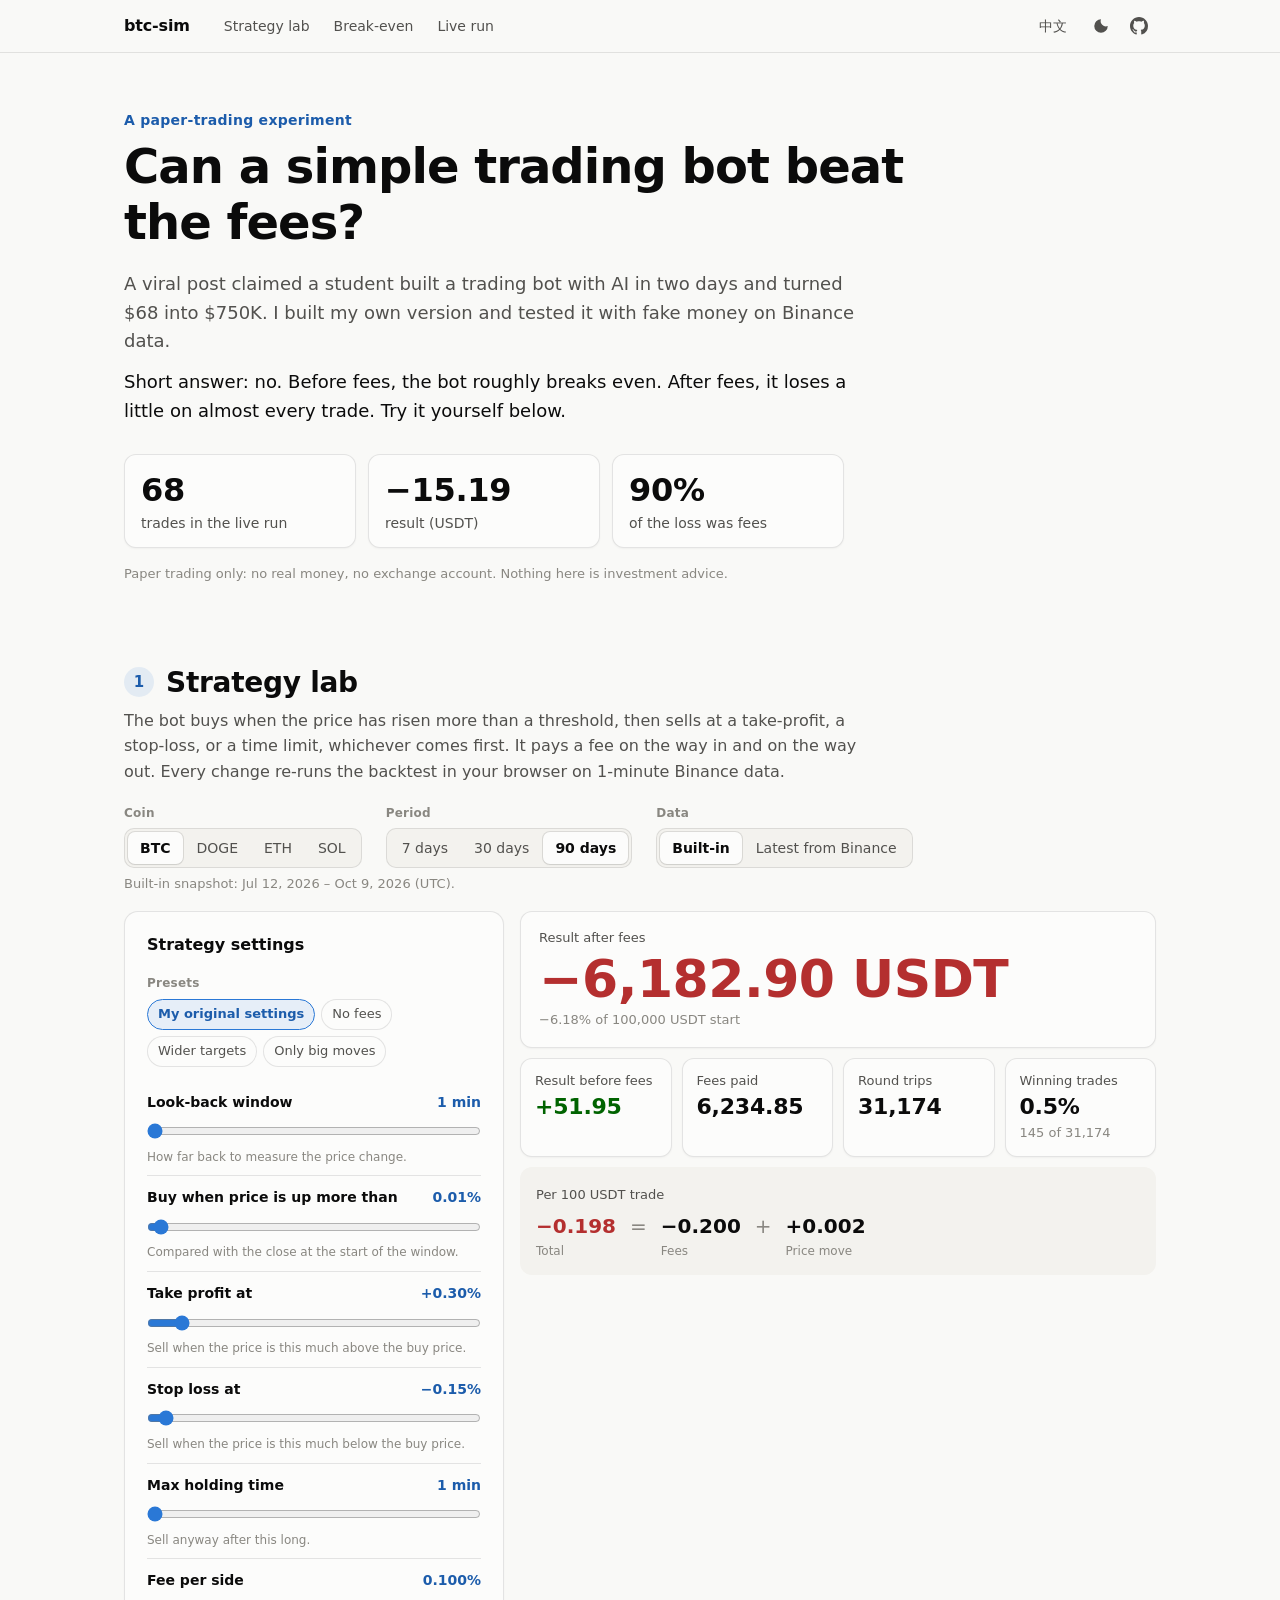
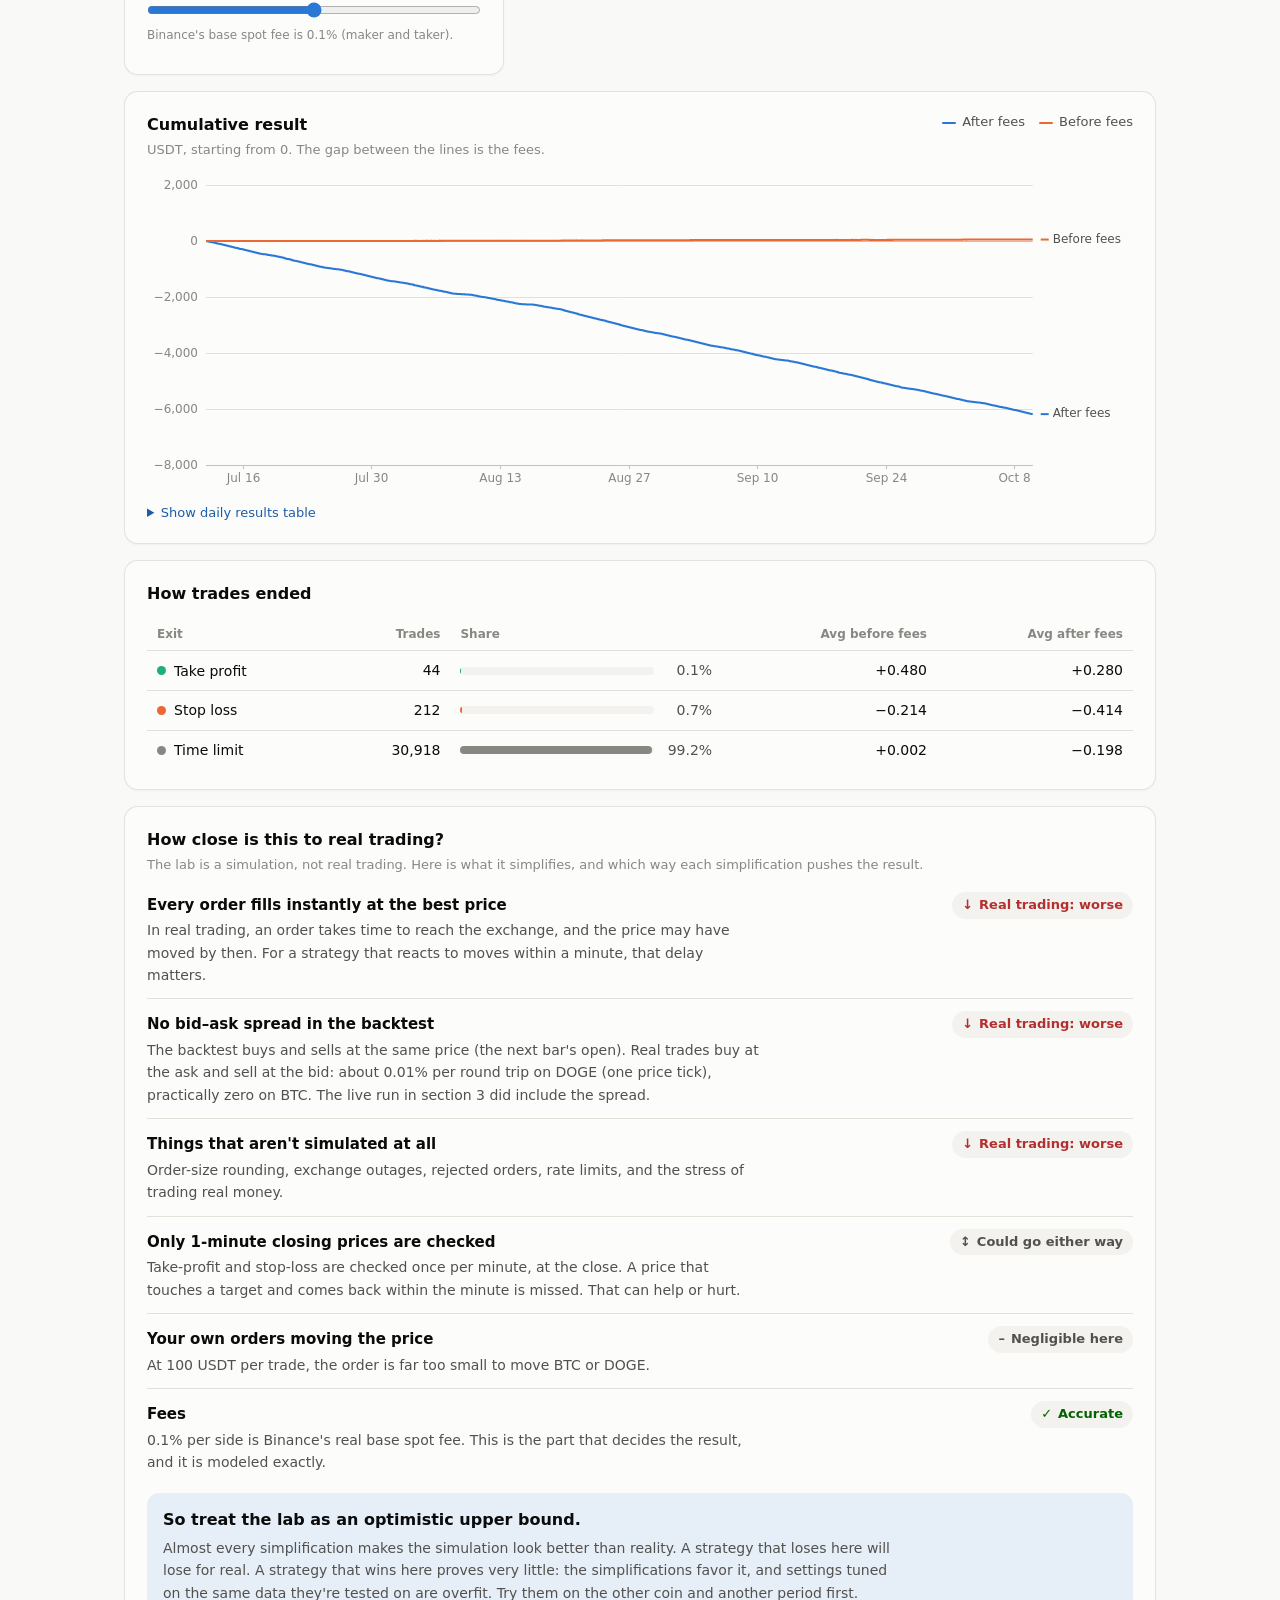
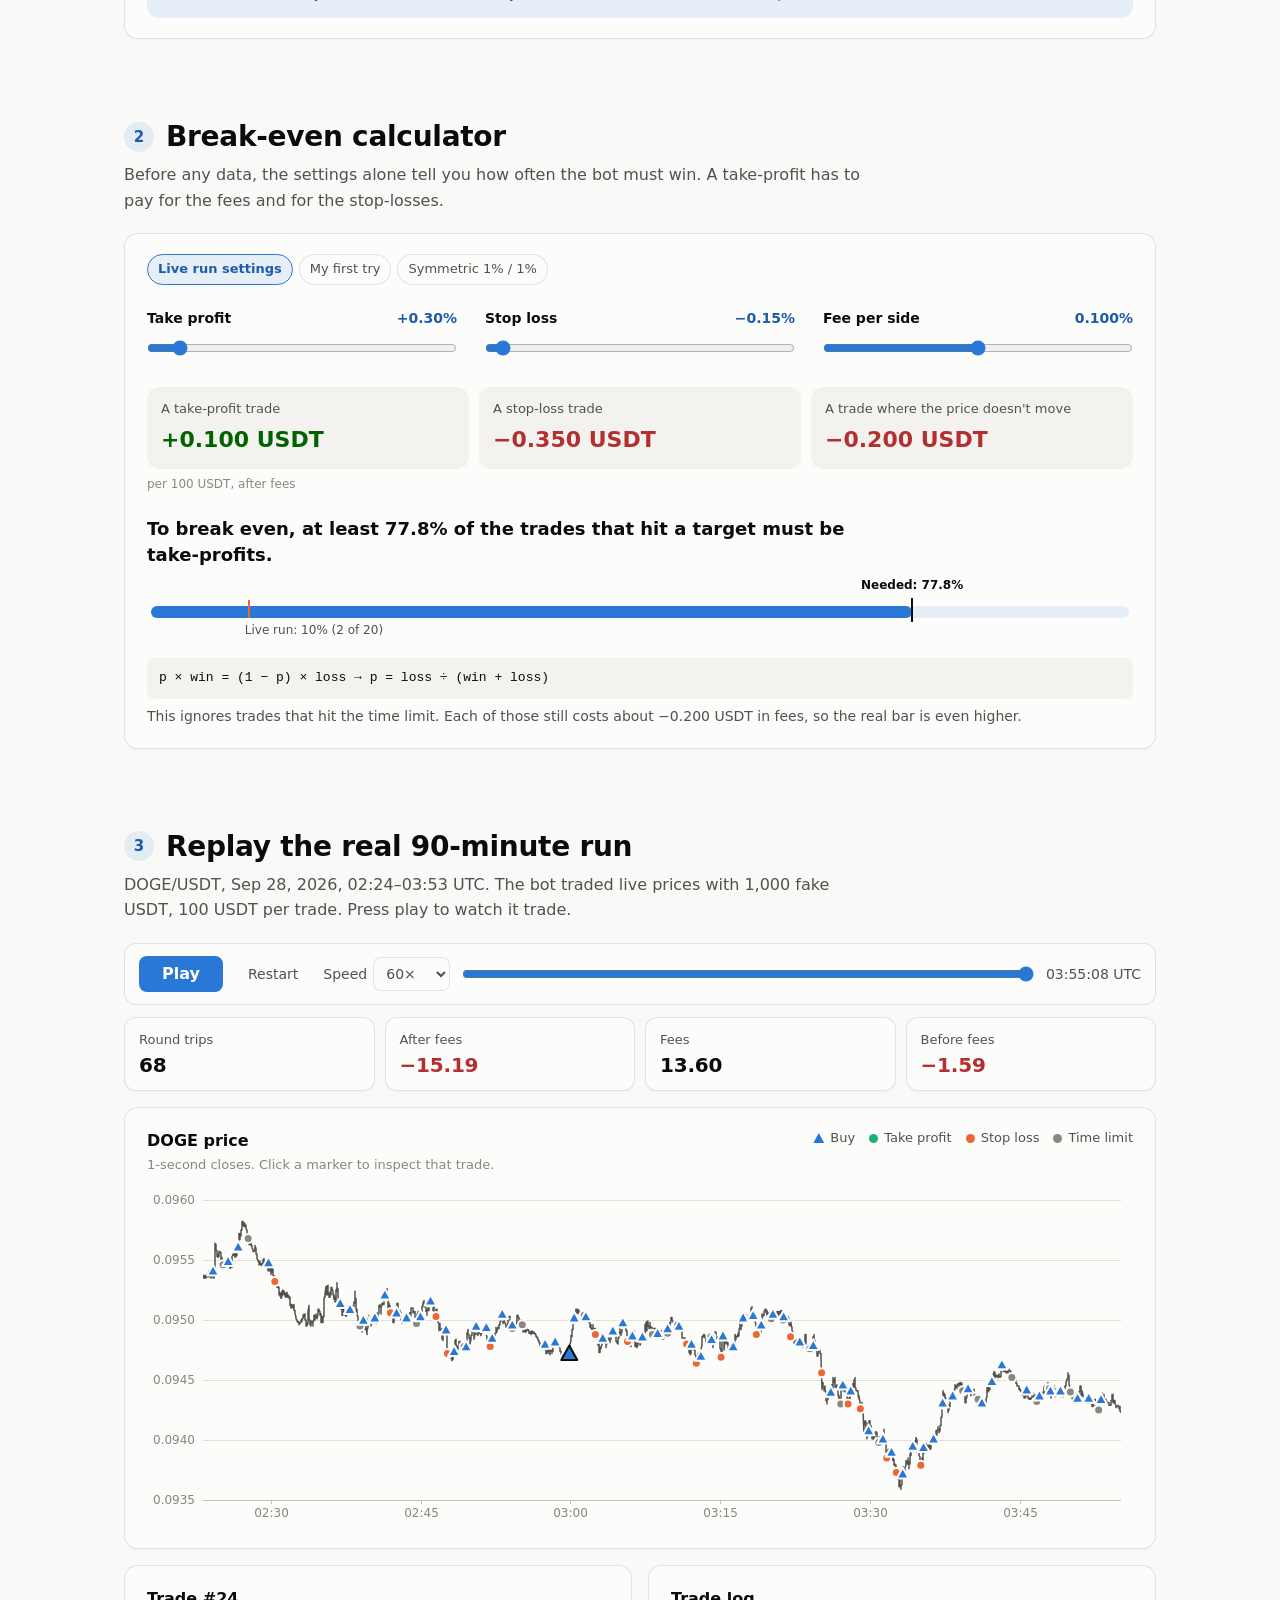
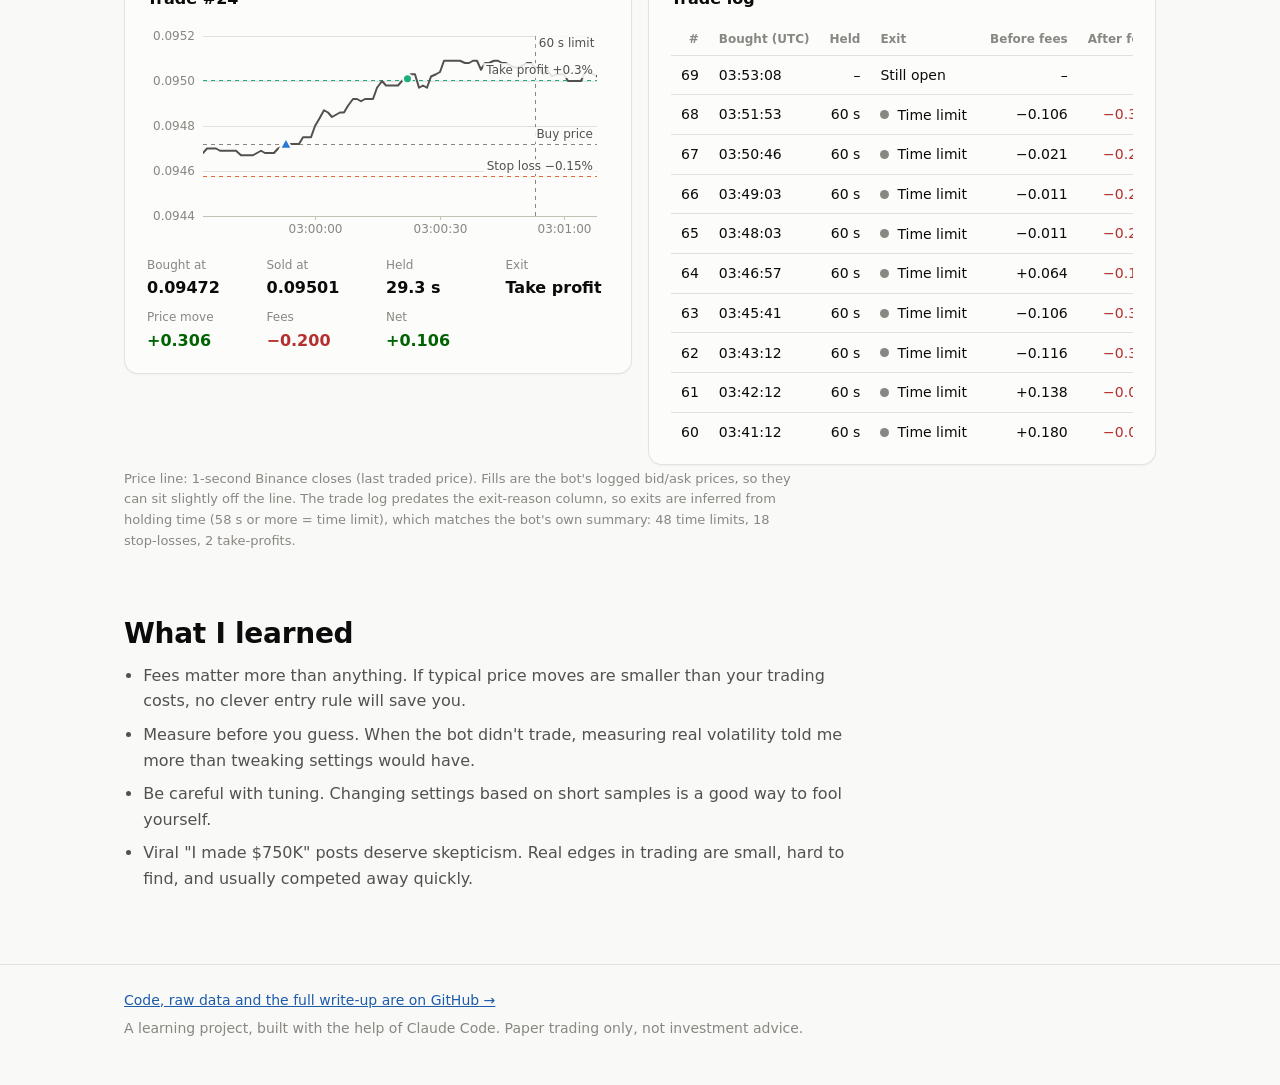
<file: docs/index.html>
<!doctype html>
<html lang="en">
<head>
  <meta charset="utf-8">
  <meta name="viewport" content="width=device-width, initial-scale=1">
  <title>btc-sim · Can a trading bot beat the fees?</title>
  <meta name="description" content="A paper-trading experiment: can a simple high-frequency trading bot make money after fees? Change the settings and backtest it in your browser.">
  <link rel="canonical" href="https://greatgoldaxe.github.io/btc-sim/">
  <!-- 分享到社交平台时的预览卡片；图片由 tools/og_card.html 生成 -->
  <meta property="og:type" content="website">
  <meta property="og:site_name" content="btc-sim">
  <meta property="og:url" content="https://greatgoldaxe.github.io/btc-sim/">
  <meta property="og:title" content="Can a simple trading bot beat the fees?">
  <meta property="og:description" content="Inspired by a viral '$68 → $750K' post, I built a simple trading bot and tested it with fake money on Binance data. Before fees it breaks even; after fees it loses on almost every trade. Change the settings and try it yourself. English / 中文">
  <meta property="og:image" content="https://greatgoldaxe.github.io/btc-sim/og.png">
  <meta property="og:image:width" content="1200">
  <meta property="og:image:height" content="630">
  <meta property="og:image:alt" content="Chart: over 90 days and 31,174 BTC trades, the bot made +52 USDT before fees and lost 6,183 USDT after fees.">
  <meta property="og:locale" content="en_US">
  <meta property="og:locale:alternate" content="zh_CN">
  <meta name="twitter:card" content="summary_large_image">
  <meta name="twitter:title" content="Can a simple trading bot beat the fees?">
  <meta name="twitter:description" content="Before fees it breaks even; after fees it loses on almost every trade. Change the settings and try it yourself.">
  <meta name="twitter:image" content="https://greatgoldaxe.github.io/btc-sim/og.png">
  <meta name="twitter:image:alt" content="Chart: over 90 days and 31,174 BTC trades, the bot made +52 USDT before fees and lost 6,183 USDT after fees.">
  <link rel="icon" href="data:image/svg+xml,%3Csvg xmlns='http://www.w3.org/2000/svg' viewBox='0 0 32 32'%3E%3Crect width='32' height='32' rx='7' fill='%232a78d6'/%3E%3Cpath d='M6 11l7 7 5-5 8 9' fill='none' stroke='white' stroke-width='3' stroke-linecap='round' stroke-linejoin='round'/%3E%3C/svg%3E">
  <link rel="stylesheet" href="css/style.css">
  <script>
    // 在首帧之前套用主题，避免闪烁
    try {
      const th = localStorage.getItem("btc-sim-theme");
      if (th === "light" || th === "dark") document.documentElement.dataset.theme = th;
    } catch {}
  </script>
  <script type="module" src="js/app.js"></script>
</head>
<body>
  <header class="topbar">
    <div class="wrap topbar-inner">
      <a class="brand" href="#top">btc-sim</a>
      <nav class="topnav" aria-label="Sections">
        <a href="#lab" data-i18n="nav.lab">Strategy lab</a>
        <a href="#breakeven" data-i18n="nav.breakeven">Break-even</a>
        <a href="#replay" data-i18n="nav.replay">Live run</a>
      </nav>
      <div class="topbar-actions">
        <button type="button" class="btn-ghost" id="lang-toggle" data-i18n="nav.lang">中文</button>
        <button type="button" class="btn-ghost btn-icon" id="theme-toggle" data-i18n-aria="nav.theme" aria-label="Toggle dark mode">
          <svg viewBox="0 0 24 24" width="18" height="18" aria-hidden="true"><path d="M12 3a9 9 0 1 0 9 9 7 7 0 0 1-9-9z" fill="currentColor"/></svg>
        </button>
        <a class="btn-ghost btn-icon" href="https://github.com/GreatGoldAxe/btc-sim" aria-label="GitHub">
          <svg viewBox="0 0 16 16" width="18" height="18" aria-hidden="true"><path fill="currentColor" d="M8 0C3.58 0 0 3.58 0 8c0 3.54 2.29 6.53 5.47 7.59.4.07.55-.17.55-.38 0-.19-.01-.82-.01-1.49-2.01.37-2.53-.49-2.69-.94-.09-.23-.48-.94-.82-1.13-.28-.15-.68-.52-.01-.53.63-.01 1.08.58 1.23.82.72 1.21 1.87.87 2.33.66.07-.52.28-.87.51-1.07-1.78-.2-3.64-.89-3.64-3.95 0-.87.31-1.59.82-2.15-.08-.2-.36-1.02.08-2.12 0 0 .67-.21 2.2.82.64-.18 1.32-.27 2-.27.68 0 1.36.09 2 .27 1.53-1.04 2.2-.82 2.2-.82.44 1.1.16 1.92.08 2.12.51.56.82 1.27.82 2.15 0 3.07-1.87 3.75-3.65 3.95.29.25.54.73.54 1.48 0 1.07-.01 1.93-.01 2.2 0 .21.15.46.55.38A8.013 8.013 0 0016 8c0-4.42-3.58-8-8-8z"/></svg>
        </a>
      </div>
    </div>
  </header>

  <main id="top">
    <section class="hero wrap">
      <p class="kicker" data-i18n="hero.kicker">A paper-trading experiment</p>
      <h1 data-i18n="hero.title">Can a simple trading bot beat the fees?</h1>
      <p class="lede" data-i18n="hero.lede"></p>
      <p class="lede lede-strong" data-i18n="hero.answer"></p>
      <div class="hero-stats">
        <div class="hero-stat"><span class="hero-num">68</span><span data-i18n="hero.s1">trades in the live run</span></div>
        <div class="hero-stat"><span class="hero-num">−15.19</span><span data-i18n="hero.s2">result (USDT)</span></div>
        <div class="hero-stat"><span class="hero-num">90%</span><span data-i18n="hero.s3">of the loss was fees</span></div>
      </div>
      <p class="disclaimer" data-i18n="hero.disclaimer"></p>
    </section>

    <!-- 1 参数实验室 -->
    <section class="section wrap" id="lab" aria-labelledby="lab-title">
      <div class="section-head">
        <span class="section-num" data-i18n="lab.num">1</span>
        <h2 id="lab-title" data-i18n="lab.title">Strategy lab</h2>
      </div>
      <p class="section-intro" data-i18n="lab.intro"></p>

      <div class="filters" role="group">
        <div class="field">
          <span class="field-label" data-i18n="lab.coin">Coin</span>
          <div class="seg" id="coin-seg">
            <button type="button" data-v="BTCUSDT">BTC</button>
            <button type="button" data-v="DOGEUSDT">DOGE</button>
            <button type="button" data-v="ETHUSDT">ETH</button>
            <button type="button" data-v="SOLUSDT">SOL</button>
          </div>
        </div>
        <div class="field">
          <span class="field-label" data-i18n="lab.period">Period</span>
          <div class="seg" id="days-seg">
            <button type="button" data-v="7"></button>
            <button type="button" data-v="30"></button>
            <button type="button" data-v="90"></button>
          </div>
        </div>
        <div class="field">
          <span class="field-label" data-i18n="lab.source">Data</span>
          <div class="seg" id="source-seg">
            <button type="button" data-v="snapshot" data-i18n="lab.source.snapshot">Built-in</button>
            <button type="button" data-v="latest" data-i18n="lab.source.latest">Latest from Binance</button>
          </div>
        </div>
      </div>
      <p class="data-note" id="data-note" aria-live="polite"></p>

      <div class="lab-grid">
        <div class="card params">
          <div class="card-head">
            <h3 data-i18n="lab.params">Strategy settings</h3>
          </div>
          <div class="presets">
            <span class="field-label" data-i18n="lab.presets">Presets</span>
            <div class="preset-row" id="presets">
              <button type="button" class="chip" data-preset="original" data-i18n="preset.original"></button>
              <button type="button" class="chip" data-preset="nofee" data-i18n="preset.nofee"></button>
              <button type="button" class="chip" data-preset="wide" data-i18n="preset.wide"></button>
              <button type="button" class="chip" data-preset="picky" data-i18n="preset.picky"></button>
            </div>
          </div>
          <div id="sliders"></div>
        </div>

        <div class="results" id="results">
          <div class="tiles">
            <div class="tile tile-hero">
              <span class="tile-label" data-i18n="res.net">Result after fees</span>
              <span class="tile-value" id="r-net">–</span>
              <span class="tile-sub" id="r-return"></span>
            </div>
            <div class="tile">
              <span class="tile-label" data-i18n="res.before">Result before fees</span>
              <span class="tile-value" id="r-before">–</span>
            </div>
            <div class="tile">
              <span class="tile-label" data-i18n="res.fees">Fees paid</span>
              <span class="tile-value" id="r-fees">–</span>
            </div>
            <div class="tile">
              <span class="tile-label" data-i18n="res.trades">Round trips</span>
              <span class="tile-value" id="r-trades">–</span>
            </div>
            <div class="tile">
              <span class="tile-label" data-i18n="res.winrate">Winning trades</span>
              <span class="tile-value" id="r-winrate">–</span>
              <span class="tile-sub" id="r-wins"></span>
            </div>
          </div>

          <div class="per-trade" id="per-trade">
            <span class="per-trade-label" data-i18n="res.perTrade">Per 100 USDT trade</span>
            <div class="eq">
              <div class="eq-part"><span class="eq-val" id="pt-total">–</span><span class="eq-name" data-i18n="res.eq.total">Total</span></div>
              <span class="eq-op">=</span>
              <div class="eq-part"><span class="eq-val" id="pt-fees">–</span><span class="eq-name" data-i18n="res.eq.fees">Fees</span></div>
              <span class="eq-op">+</span>
              <div class="eq-part"><span class="eq-val" id="pt-price">–</span><span class="eq-name" data-i18n="res.eq.price">Price move</span></div>
            </div>
          </div>
          <p class="notice" id="no-trades" hidden data-i18n="res.noTrades"></p>
        </div>
      </div>

      <div class="card chart-card">
        <div class="card-head">
          <div>
            <h3 data-i18n="chart.pnl">Cumulative result</h3>
            <p class="card-sub" data-i18n="chart.pnl.sub"></p>
          </div>
          <div class="legend" id="pnl-legend">
            <span class="legend-item"><span class="key-line" style="--key: var(--series-1)"></span><span data-i18n="series.after">After fees</span></span>
            <span class="legend-item"><span class="key-line" style="--key: var(--series-2)"></span><span data-i18n="series.before">Before fees</span></span>
          </div>
        </div>
        <div id="pnl-chart" class="chart-host"></div>
        <details class="table-details" id="daily-details">
          <summary data-i18n="daily.toggle">Show daily results table</summary>
          <div class="table-scroll">
            <table class="data-table" id="daily-table">
              <thead><tr><th data-i18n="daily.date">Day (UTC)</th><th class="num" data-i18n="res.trades">Round trips</th><th class="num" data-i18n="daily.before">Before fees</th><th class="num" data-i18n="daily.after">After fees</th></tr></thead>
              <tbody></tbody>
            </table>
          </div>
        </details>
      </div>

      <div class="card">
        <div class="card-head"><h3 data-i18n="exits.title">How trades ended</h3></div>
        <div class="table-scroll">
          <table class="data-table" id="exit-table">
            <thead>
              <tr>
                <th data-i18n="exits.reason">Exit</th>
                <th class="num" data-i18n="exits.count">Trades</th>
                <th data-i18n="exits.share">Share</th>
                <th class="num" data-i18n="exits.avgBefore">Avg before fees</th>
                <th class="num" data-i18n="exits.avgAfter">Avg after fees</th>
              </tr>
            </thead>
            <tbody></tbody>
          </table>
        </div>
      </div>
      <div class="card real-card" id="real">
        <div class="card-head">
          <div>
            <h3 data-i18n="real.title">How close is this to real trading?</h3>
            <p class="card-sub" data-i18n="real.intro"></p>
          </div>
        </div>
        <ul class="real-list">
          <li><div><strong data-i18n="real.fill.t"></strong><p data-i18n="real.fill.d"></p></div><span class="dir dir-worse"><span aria-hidden="true">↓</span> <span data-i18n="real.worse"></span></span></li>
          <li><div><strong data-i18n="real.spread.t"></strong><p data-i18n="real.spread.d"></p></div><span class="dir dir-worse"><span aria-hidden="true">↓</span> <span data-i18n="real.worse"></span></span></li>
          <li><div><strong data-i18n="real.other.t"></strong><p data-i18n="real.other.d"></p></div><span class="dir dir-worse"><span aria-hidden="true">↓</span> <span data-i18n="real.worse"></span></span></li>
          <li><div><strong data-i18n="real.bars.t"></strong><p data-i18n="real.bars.d"></p></div><span class="dir"><span aria-hidden="true">↕</span> <span data-i18n="real.either"></span></span></li>
          <li><div><strong data-i18n="real.impact.t"></strong><p data-i18n="real.impact.d"></p></div><span class="dir"><span aria-hidden="true">–</span> <span data-i18n="real.negligible"></span></span></li>
          <li><div><strong data-i18n="real.fee.t"></strong><p data-i18n="real.fee.d"></p></div><span class="dir dir-ok"><span aria-hidden="true">✓</span> <span data-i18n="real.accurate"></span></span></li>
        </ul>
        <div class="real-verdict">
          <strong data-i18n="real.verdict.t"></strong>
          <p data-i18n="real.verdict.d"></p>
        </div>
      </div>
    </section>

    <!-- 2 保本计算器 -->
    <section class="section wrap" id="breakeven" aria-labelledby="be-title">
      <div class="section-head">
        <span class="section-num" data-i18n="be.num">2</span>
        <h2 id="be-title" data-i18n="be.title">Break-even calculator</h2>
      </div>
      <p class="section-intro" data-i18n="be.intro"></p>

      <div class="card be-card">
        <div class="preset-row" id="be-presets">
          <button type="button" class="chip" data-be="live" data-i18n="be.preset.live"></button>
          <button type="button" class="chip" data-be="first" data-i18n="be.preset.first"></button>
          <button type="button" class="chip" data-be="sym" data-i18n="be.preset.sym"></button>
        </div>
        <div class="be-inputs" id="be-inputs"></div>

        <div class="be-outcomes">
          <div class="be-out"><span class="be-out-label" data-i18n="be.win">A take-profit trade</span><span class="be-out-val" id="be-win">–</span></div>
          <div class="be-out"><span class="be-out-label" data-i18n="be.loss">A stop-loss trade</span><span class="be-out-val" id="be-loss">–</span></div>
          <div class="be-out"><span class="be-out-label" data-i18n="be.flat">A trade where the price doesn't move</span><span class="be-out-val" id="be-flat">–</span></div>
        </div>
        <p class="be-per" data-i18n="be.per">per 100 USDT, after fees</p>

        <p class="be-verdict" id="be-verdict" aria-live="polite"></p>
        <div class="meter" id="be-meter" aria-hidden="true">
          <div class="meter-track"><div class="meter-fill" id="be-fill"></div></div>
          <div class="meter-mark meter-need" id="be-mark-need"><span></span></div>
          <div class="meter-mark meter-live" id="be-mark-live"><span></span></div>
          <div class="meter-scale"><span>0%</span><span>50%</span><span>100%</span></div>
        </div>
        <p class="be-formula" data-i18n="be.formula"></p>
        <p class="be-note" id="be-note"></p>
      </div>
    </section>

    <!-- 3 实盘回放 -->
    <section class="section wrap" id="replay" aria-labelledby="rp-title">
      <div class="section-head">
        <span class="section-num" data-i18n="rp.num">3</span>
        <h2 id="rp-title" data-i18n="rp.title">Replay the real 90-minute run</h2>
      </div>
      <p class="section-intro" data-i18n="rp.intro"></p>

      <div class="player" id="player">
        <button type="button" class="btn-primary" id="rp-play"><span data-i18n="rp.play">Play</span></button>
        <button type="button" class="btn-ghost" id="rp-restart" data-i18n="rp.restart">Restart</button>
        <label class="speed"><span data-i18n="rp.speed">Speed</span>
          <select id="rp-speed">
            <option value="30">30×</option>
            <option value="60" selected>60×</option>
            <option value="150">150×</option>
            <option value="300">300×</option>
          </select>
        </label>
        <input type="range" id="rp-scrub" min="0" max="1000" value="1000" aria-label="Position">
        <span class="rp-clock" id="rp-clock">–</span>
      </div>

      <div class="tiles tiles-compact">
        <div class="tile"><span class="tile-label" data-i18n="rp.trades">Round trips</span><span class="tile-value" id="rp-trades">–</span></div>
        <div class="tile"><span class="tile-label" data-i18n="rp.net">After fees</span><span class="tile-value" id="rp-net">–</span></div>
        <div class="tile"><span class="tile-label" data-i18n="rp.fees">Fees</span><span class="tile-value" id="rp-fees">–</span></div>
        <div class="tile"><span class="tile-label" data-i18n="rp.before">Before fees</span><span class="tile-value" id="rp-before">–</span></div>
      </div>

      <div class="card chart-card">
        <div class="card-head">
          <div>
            <h3 data-i18n="rp.chart">DOGE price</h3>
            <p class="card-sub" data-i18n="rp.chart.sub"></p>
          </div>
          <div class="legend">
            <span class="legend-item"><span class="key-up" style="--key: var(--series-1)"></span><span data-i18n="reason.buy">Buy</span></span>
            <span class="legend-item"><span class="key-dot" style="--key: var(--series-3)"></span><span data-i18n="reason.take_profit">Take profit</span></span>
            <span class="legend-item"><span class="key-dot" style="--key: var(--series-2)"></span><span data-i18n="reason.stop_loss">Stop loss</span></span>
            <span class="legend-item"><span class="key-dot" style="--key: var(--neutral-mark)"></span><span data-i18n="reason.timeout">Time limit</span></span>
          </div>
        </div>
        <div id="rp-chart" class="chart-host"></div>
      </div>

      <div class="rp-grid">
        <div class="card" id="rp-detail">
          <div class="card-head"><h3 id="rp-detail-title"></h3></div>
          <p class="card-sub" id="rp-detail-none" data-i18n="rp.detail.none"></p>
          <div id="rp-detail-chart" class="chart-host"></div>
          <dl class="detail-list" id="rp-detail-list"></dl>
        </div>
        <div class="card">
          <div class="card-head"><h3 data-i18n="rp.log">Trade log</h3></div>
          <div class="table-scroll log-scroll" id="rp-log-scroll">
            <table class="data-table log-table" id="rp-log">
              <thead>
                <tr>
                  <th class="num" data-i18n="rp.log.n">#</th>
                  <th data-i18n="rp.log.time">Bought (UTC)</th>
                  <th class="num" data-i18n="rp.log.held">Held</th>
                  <th data-i18n="rp.log.exit">Exit</th>
                  <th class="num" data-i18n="rp.log.price">Before fees</th>
                  <th class="num" data-i18n="rp.log.net">After fees</th>
                </tr>
              </thead>
              <tbody></tbody>
            </table>
            <p class="card-sub log-empty" id="rp-log-empty" data-i18n="rp.log.empty"></p>
          </div>
        </div>
      </div>
      <p class="tip-note" data-i18n="rp.note"></p>
    </section>

    <section class="section wrap end">
      <h2 data-i18n="end.title">What I learned</h2>
      <ul class="learned">
        <li data-i18n="end.l1"></li>
        <li data-i18n="end.l2"></li>
        <li data-i18n="end.l3"></li>
        <li data-i18n="end.l4"></li>
      </ul>
    </section>
  </main>

  <footer class="footer">
    <div class="wrap">
      <p><a href="https://github.com/GreatGoldAxe/btc-sim"><span data-i18n="end.code">Code, raw data and the full write-up are on GitHub</span> →</a></p>
      <p class="muted" data-i18n="end.credit"></p>
    </div>
  </footer>
</body>
</html>
</file>
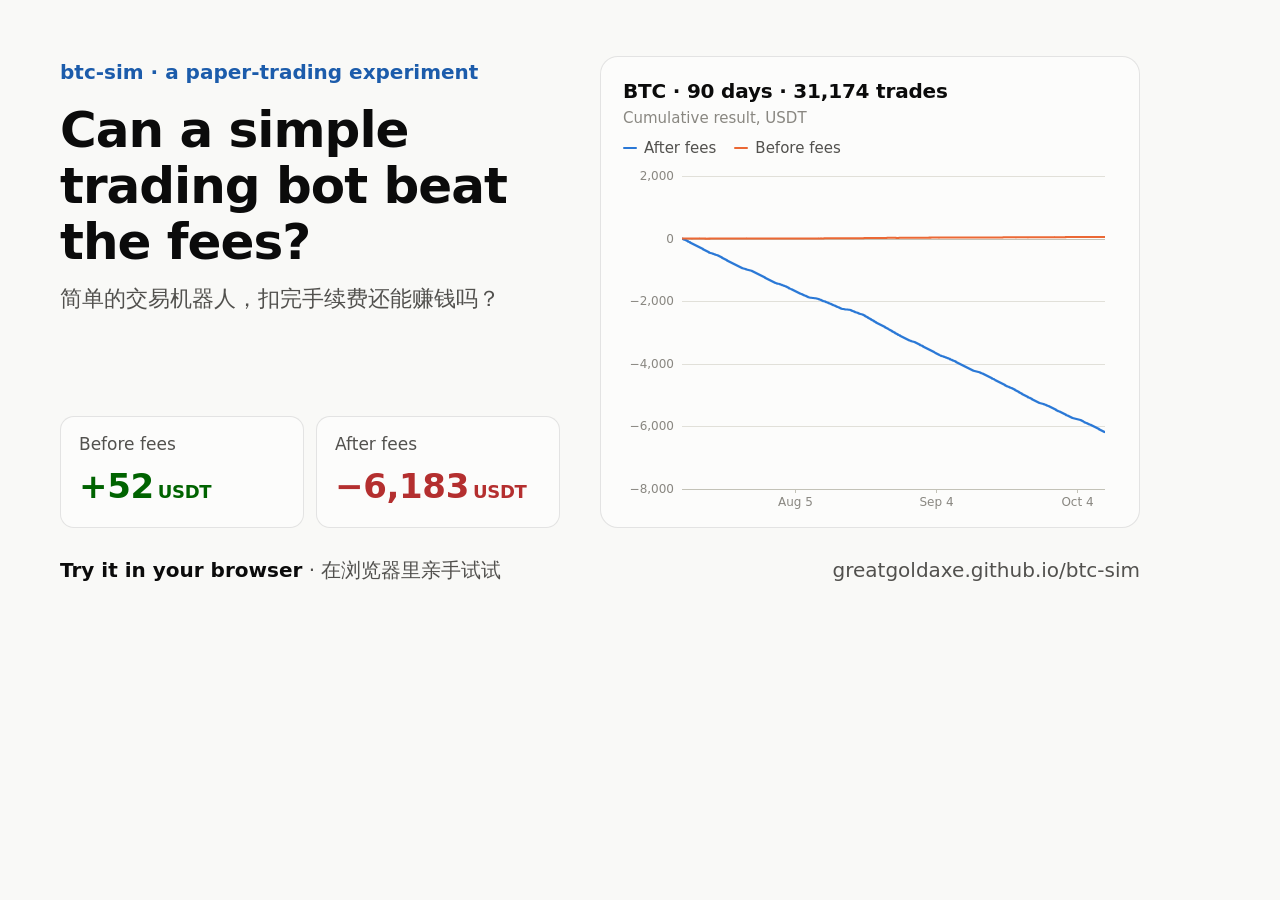
<file: tools/og_card.html>
<!doctype html>
<!--
  docs/og.png（分享到社交平台时的预览图，1200×630）的来源。
  数据和曲线是用网站同一套引擎和内置数据现算的。重建：在仓库根目录
    python -m http.server 8766
  打开 http://127.0.0.1:8766/tools/og_card.html ，等 window.__ready 为 true 后，
  按 1200×630 截图另存为 docs/og.png。
-->
<html lang="en" data-theme="light">
<head>
  <meta charset="utf-8">
  <title>btc-sim social card</title>
  <link rel="stylesheet" href="../docs/css/style.css">
  <style>
    html, body { margin: 0; width: 1200px; height: 630px; overflow: hidden; background: var(--page); }
    .og {
      box-sizing: border-box; width: 1200px; height: 630px; padding: 56px 60px 44px;
      display: grid; grid-template-columns: 500px 1fr; grid-template-rows: 1fr auto; gap: 0 40px;
    }
    .og-text { display: flex; flex-direction: column; }
    .og-kicker { color: var(--accent-ink); font-weight: 600; font-size: 20px; margin: 0 0 14px; }
    .og-title { font-size: 50px; line-height: 1.12; font-weight: 700; letter-spacing: -0.02em; margin: 0 0 14px; }
    .og-zh { font-size: 22px; white-space: nowrap; color: var(--text-secondary); margin: 0 0 30px; line-height: 1.4; }
    .og-stats { display: grid; grid-template-columns: 1fr 1fr; gap: 12px; margin-top: auto; }
    .og-stat { padding: 14px 18px; border-radius: 14px; background: var(--surface-1); border: 1px solid var(--border); }
    .og-stat span { display: block; font-size: 17px; color: var(--text-secondary); }
    .og-stat strong { display: block; white-space: nowrap; font-size: 34px; font-weight: 700; letter-spacing: -0.01em; }
    .og-stat small { font-size: 18px; font-weight: 600; margin-left: 4px; }
    .og-chart { background: var(--surface-1); border: 1px solid var(--border); border-radius: 18px; padding: 22px 22px 10px; align-self: stretch; display: flex; flex-direction: column; }
    .og-chart h2 { font-size: 20px; margin: 0; }
    .og-chart p { font-size: 15px; color: var(--text-muted); margin: 2px 0 6px; }
    .og-legend { display: flex; gap: 18px; font-size: 15px; color: var(--text-secondary); margin-bottom: 4px; }
    .og-legend span { display: inline-flex; align-items: center; gap: 7px; }
    #chart { flex: 1; }
    .og-foot { grid-column: 1 / -1; display: flex; justify-content: space-between; align-items: center; margin-top: 26px; font-size: 20px; color: var(--text-secondary); }
    .og-foot strong { color: var(--text-primary); }
  </style>
</head>
<body>
  <div class="og">
    <div class="og-text">
      <p class="og-kicker">btc-sim · a paper-trading experiment</p>
      <h1 class="og-title">Can a simple trading bot beat the fees?</h1>
      <p class="og-zh">简单的交易机器人，扣完手续费还能赚钱吗？</p>
      <div class="og-stats">
        <div class="og-stat"><span>Before fees</span><strong class="is-pos" id="before">–</strong></div>
        <div class="og-stat"><span>After fees</span><strong class="is-neg" id="after">–</strong></div>
      </div>
    </div>
    <div class="og-chart">
      <h2>BTC · 90 days · <span id="trades">–</span> trades</h2>
      <p>Cumulative result, USDT</p>
      <div class="og-legend"><span><i class="key-line" style="--key: var(--series-1)"></i>After fees</span><span><i class="key-line" style="--key: var(--series-2)"></i>Before fees</span></div>
      <div id="chart"></div>
    </div>
    <div class="og-foot">
      <span><strong>Try it in your browser</strong> · 在浏览器里亲手试试</span>
      <span>greatgoldaxe.github.io/btc-sim</span>
    </div>
  </div>
  <script type="module">
    import { run, summarize, DEFAULT_PARAMS, INITIAL_CASH } from "../docs/js/engine.js";
    import { decodeKlines } from "../docs/js/data.js";
    import { TimeChart } from "../docs/js/chart.js";

    const fmt = (v) => (v > 0 ? "+" : "−") + Math.abs(v).toLocaleString("en-US", { maximumFractionDigits: 0 });
    const bars = decodeKlines(await (await fetch("../docs/data/BTCUSDT_1m_90d.json")).json());
    const { acct, equity, fees } = run(bars, DEFAULT_PARAMS);
    const s = summarize(acct, equity);
    const after = new Float64Array(equity.length);
    const before = new Float64Array(equity.length);
    for (let i = 0; i < equity.length; i++) {
      after[i] = equity[i] - INITIAL_CASH;
      before[i] = equity[i] + fees[i] - INITIAL_CASH;
    }
    const setVal = (id, v) => {
      const el = document.getElementById(id);
      const unit = document.createElement("small");
      unit.textContent = "USDT";
      el.replaceChildren(fmt(v), unit);
    };
    setVal("before", s.realizedPnl + s.closedFees);
    setVal("after", s.realizedPnl);
    document.getElementById("trades").textContent = s.roundTrips.toLocaleString("en-US");

    const host = document.getElementById("chart");
    const chart = new TimeChart(host, {
      height: host.clientHeight,
      zeroLine: true,
      endLabels: true,
      yFormat: (v) => v.toLocaleString("en-US", { maximumFractionDigits: 0 }).replace("-", "−"),
      xTick: (ms) => new Date(ms).toLocaleDateString("en-US", { month: "short", day: "numeric", timeZone: "UTC" }),
      xTooltip: (ms) => new Date(ms).toISOString(),
    });
    chart.update({
      ts: bars.ts,
      series: [
        { key: "after", label: "After fees", values: after, color: "--series-1" },
        { key: "before", label: "Before fees", values: before, color: "--series-2" },
      ],
    });
    window.__ready = true;
  </script>
</body>
</html>
</file>
<file: docs/css/style.css>
/* 颜色全部用 token；深色模式单独取值（不是自动反色），系统设置和手动切换都支持 */
:root {
  color-scheme: light;
  --font-sans: system-ui, -apple-system, "Segoe UI", "PingFang SC", "Microsoft YaHei", sans-serif;
  --page: #f9f9f7;
  --surface-1: #fcfcfb;
  --surface-2: #f3f2ee;
  --text-primary: #0b0b0b;
  --text-secondary: #52514e;
  --text-muted: #898781;
  --grid: #e1e0d9;
  --axis: #c3c2b7;
  --border: rgba(11, 11, 11, 0.10);
  --accent: #2a78d6;
  --accent-ink: #1c5cab;
  --accent-wash: rgba(42, 120, 214, 0.10);
  --series-1: #2a78d6;
  --series-2: #eb6834;
  --series-3: #1baf7a;
  --neutral-mark: #898781;
  --price-line: #52514e;
  --pos: #006300;
  --neg: #b42f2f;
  --shadow: 0 1px 2px rgba(11, 11, 11, 0.04);
}

@media (prefers-color-scheme: dark) {
  :root:not([data-theme="light"]) {
    color-scheme: dark;
    --page: #0d0d0d;
    --surface-1: #1a1a19;
    --surface-2: #222221;
    --text-primary: #f0efec;
    --text-secondary: #c3c2b7;
    --text-muted: #898781;
    --grid: #2c2c2a;
    --axis: #383835;
    --border: rgba(255, 255, 255, 0.10);
    --accent: #3987e5;
    --accent-ink: #86b6ef;
    --accent-wash: rgba(57, 135, 229, 0.16);
    --series-1: #3987e5;
    --series-2: #d95926;
    --series-3: #199e70;
    --neutral-mark: #898781;
    --price-line: #c3c2b7;
    --pos: #0ca30c;
    --neg: #e66767;
    --shadow: none;
  }
}

:root[data-theme="dark"] {
  color-scheme: dark;
  --page: #0d0d0d;
  --surface-1: #1a1a19;
  --surface-2: #222221;
  --text-primary: #f0efec;
  --text-secondary: #c3c2b7;
  --text-muted: #898781;
  --grid: #2c2c2a;
  --axis: #383835;
  --border: rgba(255, 255, 255, 0.10);
  --accent: #3987e5;
  --accent-ink: #86b6ef;
  --accent-wash: rgba(57, 135, 229, 0.16);
  --series-1: #3987e5;
  --series-2: #d95926;
  --series-3: #199e70;
  --neutral-mark: #898781;
  --price-line: #c3c2b7;
  --pos: #0ca30c;
  --neg: #e66767;
  --shadow: none;
}

*, *::before, *::after { box-sizing: border-box; }

html { scroll-behavior: smooth; scroll-padding-top: 64px; }

body {
  margin: 0;
  background: var(--page);
  color: var(--text-primary);
  font-family: var(--font-sans);
  font-size: 16px;
  line-height: 1.6;
  -webkit-font-smoothing: antialiased;
}

a { color: var(--accent-ink); }
a:hover { text-decoration-thickness: 2px; }

button, select, input { font: inherit; color: inherit; }

:focus-visible { outline: 2px solid var(--accent); outline-offset: 2px; }

.wrap { max-width: 1080px; margin: 0 auto; padding: 0 16px; }
@media (min-width: 720px) { .wrap { padding: 0 24px; } }

.muted { color: var(--text-muted); }

/* ---------- 顶栏 ---------- */
.topbar {
  position: sticky; top: 0; z-index: 10;
  background: color-mix(in srgb, var(--page) 88%, transparent);
  backdrop-filter: saturate(1.4) blur(10px);
  border-bottom: 1px solid var(--border);
}
.topbar-inner { display: flex; align-items: center; gap: 16px; height: 52px; }
.brand { font-weight: 650; color: var(--text-primary); text-decoration: none; letter-spacing: -0.01em; }
.topnav { display: flex; gap: 4px; margin-left: 8px; }
.topnav a {
  color: var(--text-secondary); text-decoration: none; font-size: 14px;
  padding: 6px 10px; border-radius: 8px;
}
.topnav a:hover { background: var(--surface-2); color: var(--text-primary); }
.topbar-actions { margin-left: auto; display: flex; gap: 4px; align-items: center; }
@media (max-width: 640px) { .topnav { display: none; } }

.btn-ghost {
  display: inline-flex; align-items: center; justify-content: center; gap: 6px;
  height: 34px; padding: 0 12px; border-radius: 8px;
  border: 1px solid transparent; background: transparent;
  color: var(--text-secondary); font-size: 14px; cursor: pointer; text-decoration: none;
}
.btn-ghost:hover { background: var(--surface-2); color: var(--text-primary); }
.btn-icon { width: 34px; padding: 0; }

.btn-primary {
  display: inline-flex; align-items: center; justify-content: center;
  height: 36px; min-width: 84px; padding: 0 16px; border-radius: 8px;
  border: 0; background: var(--accent); color: #fff; font-weight: 600; cursor: pointer;
}
.btn-primary:hover { filter: brightness(1.08); }

/* ---------- 首屏 ---------- */
.hero { padding-top: 56px; padding-bottom: 24px; }
.kicker {
  margin: 0 0 8px; color: var(--accent-ink); font-weight: 600; font-size: 14px;
  letter-spacing: 0.02em;
}
h1 {
  margin: 0 0 20px; font-size: clamp(30px, 5.2vw, 48px); line-height: 1.15;
  letter-spacing: -0.02em; font-weight: 700; max-width: 18em;
}
.lede { margin: 0 0 12px; max-width: 42em; color: var(--text-secondary); font-size: 18px; }
.lede-strong { color: var(--text-primary); }
.hero-stats {
  display: grid; grid-template-columns: repeat(3, minmax(0, 1fr)); gap: 12px;
  margin: 28px 0 16px; max-width: 720px;
}
.hero-stat {
  display: flex; flex-direction: column; gap: 2px;
  padding: 14px 16px; background: var(--surface-1); border: 1px solid var(--border);
  border-radius: 12px; box-shadow: var(--shadow); color: var(--text-secondary); font-size: 14px;
  line-height: 1.35;
}
.hero-num { font-size: clamp(24px, 4vw, 32px); font-weight: 650; color: var(--text-primary); letter-spacing: -0.01em; }
@media (max-width: 520px) {
  .hero-stats { grid-template-columns: 1fr; }
  .hero-stat { flex-direction: row; align-items: baseline; gap: 10px; }
}
.disclaimer { margin: 0; font-size: 13px; color: var(--text-muted); }

/* ---------- 分节 ---------- */
.section { padding-top: 56px; padding-bottom: 8px; }
.section-head { display: flex; align-items: center; gap: 12px; margin-bottom: 8px; }
.section-num {
  display: inline-grid; place-items: center; width: 30px; height: 30px; border-radius: 50%;
  background: var(--accent-wash); color: var(--accent-ink); font-weight: 650; font-size: 15px; flex: none;
}
h2 { margin: 0; font-size: clamp(22px, 3.4vw, 28px); letter-spacing: -0.01em; line-height: 1.25; }
h3 { margin: 0; font-size: 16px; font-weight: 600; }
.section-intro { margin: 4px 0 20px; color: var(--text-secondary); max-width: 46em; }

.card {
  background: var(--surface-1); border: 1px solid var(--border); border-radius: 14px;
  padding: 18px; box-shadow: var(--shadow); margin-bottom: 16px; min-width: 0;
}
@media (min-width: 720px) { .card { padding: 20px 22px; } }
.card-head { display: flex; flex-wrap: wrap; align-items: flex-start; justify-content: space-between; gap: 8px 16px; margin-bottom: 12px; }
.card-sub { margin: 2px 0 0; color: var(--text-muted); font-size: 13px; }

.notice {
  margin: 12px 0 0; padding: 10px 14px; border-radius: 10px;
  background: var(--surface-2); color: var(--text-secondary); font-size: 14px;
}
.tip-note { margin: 4px 0 0; font-size: 13px; color: var(--text-muted); max-width: 52em; }

/* ---------- 筛选行 ---------- */
.filters { display: flex; flex-wrap: wrap; gap: 12px 24px; align-items: flex-end; margin-bottom: 6px; }
.field { display: flex; flex-direction: column; gap: 4px; }
.field-label { font-size: 12px; font-weight: 600; color: var(--text-muted); letter-spacing: 0.02em; }
.seg {
  display: inline-flex; padding: 3px; gap: 2px; border-radius: 10px;
  background: var(--surface-2); border: 1px solid var(--border);
}
.seg button {
  border: 0; background: transparent; padding: 5px 12px; border-radius: 7px;
  font-size: 14px; color: var(--text-secondary); cursor: pointer; white-space: nowrap;
}
.seg button:hover { color: var(--text-primary); }
.seg button[aria-pressed="true"] {
  background: var(--surface-1); color: var(--text-primary); font-weight: 600;
  box-shadow: 0 0 0 1px var(--border), 0 1px 2px rgba(0, 0, 0, 0.06);
}
.seg button:disabled { opacity: 0.4; cursor: not-allowed; }
.data-note { margin: 4px 0 16px; min-height: 1.6em; font-size: 13px; color: var(--text-muted); }
.data-note.is-error { color: var(--neg); }
.progress { display: inline-block; width: 120px; height: 4px; border-radius: 2px; background: var(--grid); vertical-align: middle; margin-left: 8px; overflow: hidden; }
.progress > span { display: block; height: 100%; background: var(--accent); width: 0; transition: width 0.15s; }

/* ---------- 实验室布局 ---------- */
.lab-grid { display: grid; gap: 16px; grid-template-columns: 1fr; margin-bottom: 16px; }
@media (min-width: 900px) { .lab-grid { grid-template-columns: minmax(300px, 380px) 1fr; align-items: start; } }
.lab-grid .card { margin-bottom: 0; }

.presets { margin-bottom: 14px; }
.preset-row { display: flex; flex-wrap: wrap; gap: 6px; margin-top: 4px; }
.chip {
  border: 1px solid var(--border); background: var(--surface-1); color: var(--text-secondary);
  padding: 4px 10px; border-radius: 999px; font-size: 13px; cursor: pointer;
}
.chip:hover { border-color: var(--accent); color: var(--text-primary); }
.chip[aria-pressed="true"] { background: var(--accent-wash); border-color: var(--accent); color: var(--accent-ink); font-weight: 600; }

.slider { padding: 10px 0; border-top: 1px solid var(--border); }
.slider:first-child { border-top: 0; }
.slider-top { display: flex; justify-content: space-between; align-items: baseline; gap: 12px; }
.slider-name { font-size: 14px; font-weight: 600; }
.slider-val { font-size: 14px; font-weight: 600; color: var(--accent-ink); font-variant-numeric: tabular-nums; white-space: nowrap; }
.slider-help { margin: 0; font-size: 12px; color: var(--text-muted); line-height: 1.4; }
input[type="range"] {
  width: 100%; margin: 8px 0 2px; accent-color: var(--accent); height: 20px; cursor: pointer;
}

/* ---------- 指标卡 ---------- */
.results { min-width: 0; }
.tiles { display: grid; grid-template-columns: repeat(2, minmax(0, 1fr)); gap: 10px; }
@media (min-width: 560px) { .tiles { grid-template-columns: repeat(4, minmax(0, 1fr)); } }
.tile {
  display: flex; flex-direction: column; gap: 2px; min-width: 0;
  padding: 12px 14px; background: var(--surface-1); border: 1px solid var(--border);
  border-radius: 12px; box-shadow: var(--shadow);
}
.tile-hero { grid-column: 1 / -1; padding: 16px 18px; }
.tile-label { font-size: 13px; color: var(--text-secondary); }
.tile-value { font-size: 22px; font-weight: 650; letter-spacing: -0.01em; overflow-wrap: anywhere; line-height: 1.25; }
.tile-hero .tile-value { font-size: clamp(36px, 6vw, 52px); line-height: 1.1; }
.tile-sub { font-size: 13px; color: var(--text-muted); }
.is-pos { color: var(--pos); }
.is-neg { color: var(--neg); }
.results.is-loading .tiles, .results.is-loading .per-trade, .is-loading .chart-host { opacity: 0.45; transition: opacity 0.2s; }
.tiles-compact { margin-bottom: 16px; }
.tiles-compact .tile-value { font-size: 20px; }

.per-trade {
  margin-top: 10px; padding: 14px 16px; border-radius: 12px; background: var(--surface-2);
}
.per-trade-label { font-size: 13px; color: var(--text-secondary); }
.eq { display: flex; flex-wrap: wrap; align-items: baseline; gap: 4px 14px; margin-top: 4px; }
.eq-part { display: flex; flex-direction: column; }
.eq-val { font-size: 20px; font-weight: 650; font-variant-numeric: tabular-nums; }
.eq-name { font-size: 12px; color: var(--text-muted); }
.eq-op { font-size: 20px; color: var(--text-muted); }

/* ---------- 图表 ---------- */
.chart-card { margin-bottom: 16px; }
.chart-host { position: relative; width: 100%; min-width: 0; }
.tc canvas { display: block; touch-action: pan-y; border-radius: 4px; }
.tc-tip {
  position: absolute; pointer-events: none; z-index: 2;
  min-width: 140px; max-width: 260px; padding: 8px 10px; border-radius: 10px;
  background: var(--surface-1); border: 1px solid var(--border);
  box-shadow: 0 6px 24px rgba(0, 0, 0, 0.14); font-size: 13px; line-height: 1.45;
}
.tc-tip-head { color: var(--text-muted); font-size: 12px; margin-bottom: 2px; }
.tc-tip-row { display: flex; align-items: center; gap: 8px; white-space: nowrap; }
.tc-tip-row strong { font-weight: 650; font-variant-numeric: tabular-nums; }
.tc-tip-label { color: var(--text-secondary); overflow: hidden; text-overflow: ellipsis; }
.tc-key { flex: none; display: inline-block; background: var(--key); }
.tc-key-line { width: 12px; height: 2px; border-radius: 1px; }
.tc-key-dot { width: 8px; height: 8px; border-radius: 50%; }
.tc-key-up { width: 10px; height: 9px; clip-path: polygon(50% 0, 100% 100%, 0 100%); }

.legend { display: flex; flex-wrap: wrap; gap: 4px 14px; font-size: 13px; color: var(--text-secondary); }
.legend-item { display: inline-flex; align-items: center; gap: 6px; }
.key-line { width: 14px; height: 2px; border-radius: 1px; background: var(--key); }
.key-dot { width: 9px; height: 9px; border-radius: 50%; background: var(--key); }
.key-up { width: 11px; height: 10px; background: var(--key); clip-path: polygon(50% 0, 100% 100%, 0 100%); }

/* ---------- 表格 ---------- */
.table-scroll { overflow-x: auto; }
.data-table { width: 100%; border-collapse: collapse; font-size: 14px; }
.data-table th {
  text-align: left; font-size: 12px; font-weight: 600; color: var(--text-muted);
  padding: 6px 10px; border-bottom: 1px solid var(--grid); white-space: nowrap;
}
.data-table td { padding: 8px 10px; border-bottom: 1px solid var(--grid); white-space: nowrap; }
.data-table tr:last-child td { border-bottom: 0; }
.data-table .num { text-align: right; font-variant-numeric: tabular-nums; }
.share-bar { display: flex; align-items: center; gap: 8px; min-width: 140px; }
.share-track { flex: 1; height: 8px; border-radius: 4px; background: var(--surface-2); overflow: hidden; }
.share-fill { height: 100%; border-radius: 0 4px 4px 0; background: var(--key); }
.share-pct { font-variant-numeric: tabular-nums; width: 3.6em; text-align: right; color: var(--text-secondary); }
.reason-cell { display: inline-flex; align-items: center; gap: 8px; }

.table-details { margin-top: 10px; }
.table-details summary { cursor: pointer; font-size: 13px; color: var(--accent-ink); }
.table-details .table-scroll { max-height: 320px; overflow: auto; margin-top: 8px; }

/* ---------- 与真实交易的差距 ---------- */
.real-list { list-style: none; margin: 0; padding: 0; }
.real-list li {
  display: flex; justify-content: space-between; align-items: flex-start; gap: 8px 20px;
  padding: 12px 0; border-top: 1px solid var(--grid);
}
.real-list li:first-child { border-top: 0; padding-top: 4px; }
.real-list strong { font-size: 15px; font-weight: 600; }
.real-list p { margin: 2px 0 0; font-size: 14px; color: var(--text-secondary); max-width: 44em; }
.dir {
  flex: none; display: inline-flex; align-items: center; gap: 6px; white-space: nowrap;
  padding: 3px 10px; border-radius: 999px; font-size: 13px; font-weight: 600;
  background: var(--surface-2); color: var(--text-secondary);
}
.dir-worse { color: var(--neg); }
.dir-ok { color: var(--pos); }
@media (max-width: 640px) {
  .real-list li { flex-direction: column; }
}
.real-verdict {
  margin-top: 8px; padding: 14px 16px; border-radius: 12px; background: var(--accent-wash);
}
.real-verdict strong { font-size: 16px; }
.real-verdict p { margin: 4px 0 0; font-size: 14px; color: var(--text-secondary); max-width: 52em; }

/* ---------- 保本计算器 ---------- */
.be-card .preset-row { margin: 0 0 12px; }
.be-inputs { display: grid; grid-template-columns: 1fr; gap: 0 28px; }
@media (min-width: 760px) { .be-inputs { grid-template-columns: repeat(3, 1fr); } .be-inputs .slider { border-top: 0; } }
.be-outcomes { display: grid; grid-template-columns: 1fr; gap: 10px; margin-top: 12px; }
@media (min-width: 640px) { .be-outcomes { grid-template-columns: repeat(3, 1fr); } }
.be-out {
  display: flex; flex-direction: column; gap: 2px; padding: 12px 14px; border-radius: 12px; background: var(--surface-2);
}
.be-out-label { font-size: 13px; color: var(--text-secondary); }
.be-out-val { font-size: 22px; font-weight: 650; }
.be-per { margin: 6px 0 0; font-size: 12px; color: var(--text-muted); }
.be-verdict { margin: 22px 0 8px; font-size: 18px; font-weight: 600; max-width: 40em; line-height: 1.45; }
.meter { position: relative; padding: 30px 0 22px; margin: 0 4px 6px; }
.meter-track { height: 12px; border-radius: 6px; background: var(--accent-wash); overflow: hidden; }
.meter-fill { height: 100%; background: var(--accent); border-radius: 0 6px 6px 0; width: 0; transition: width 0.2s; }
.meter-mark { position: absolute; top: 0; bottom: 18px; width: 0; transition: left 0.2s; }
.meter-mark::after { content: ""; position: absolute; left: -1px; top: 22px; bottom: 0; width: 2px; background: var(--text-primary); }
.meter-mark span {
  position: absolute; top: 0; transform: translateX(-50%); white-space: nowrap;
  font-size: 12px; font-weight: 600; color: var(--text-primary);
}
.meter-live { top: auto; bottom: 0; height: 40px; }
.meter-live::after { top: 0; bottom: 22px; background: var(--series-2); }
.meter-live span { top: auto; bottom: 0; font-weight: 500; color: var(--text-secondary); }
.meter-scale { display: none; }
.be-formula {
  margin: 18px 0 6px; padding: 10px 12px; border-radius: 8px; background: var(--surface-2);
  font-family: ui-monospace, "Cascadia Mono", Menlo, Consolas, monospace; font-size: 13px; overflow-x: auto; white-space: nowrap;
}
.be-note { margin: 0; font-size: 14px; color: var(--text-secondary); }

/* ---------- 回放 ---------- */
.player {
  display: flex; flex-wrap: wrap; align-items: center; gap: 10px 12px;
  padding: 12px 14px; margin-bottom: 12px; border-radius: 12px;
  background: var(--surface-1); border: 1px solid var(--border);
}
.player input[type="range"] { flex: 1 1 200px; margin: 0; }
.speed { display: inline-flex; align-items: center; gap: 6px; font-size: 14px; color: var(--text-secondary); }
.speed select {
  height: 34px; padding: 0 8px; border-radius: 8px; border: 1px solid var(--border); background: var(--surface-1);
}
.rp-clock { font-variant-numeric: tabular-nums; font-size: 14px; color: var(--text-secondary); min-width: 5.5em; text-align: right; }

.rp-grid { display: grid; gap: 16px; grid-template-columns: 1fr; }
@media (min-width: 900px) { .rp-grid { grid-template-columns: 1fr 1fr; align-items: start; } }
.rp-grid .card { margin-bottom: 0; }
.detail-list {
  display: grid; grid-template-columns: repeat(2, minmax(0, 1fr)); gap: 8px 16px; margin: 12px 0 0;
}
@media (min-width: 520px) { .detail-list { grid-template-columns: repeat(4, minmax(0, 1fr)); } }
.detail-list div { min-width: 0; }
.detail-list dt { font-size: 12px; color: var(--text-muted); }
.detail-list dd { margin: 0; font-weight: 600; font-variant-numeric: tabular-nums; }
.log-scroll { max-height: 420px; overflow: auto; }
.log-table tbody tr { cursor: pointer; }
.log-table tbody tr:hover { background: var(--surface-2); }
.log-table tbody tr.is-selected { background: var(--accent-wash); }
.log-table thead th { position: sticky; top: 0; background: var(--surface-1); z-index: 1; }
.log-empty { padding: 12px 10px; }

/* ---------- 结尾 ---------- */
.end { padding-bottom: 24px; }
.learned { margin: 12px 0 0; padding-left: 1.2em; max-width: 46em; color: var(--text-secondary); }
.learned li { margin-bottom: 8px; }
.footer { margin-top: 40px; padding: 24px 0 40px; border-top: 1px solid var(--border); font-size: 14px; }
.footer p { margin: 0 0 6px; }

@media (prefers-reduced-motion: reduce) {
  html { scroll-behavior: auto; }
  * { transition: none !important; }
}
</file>
